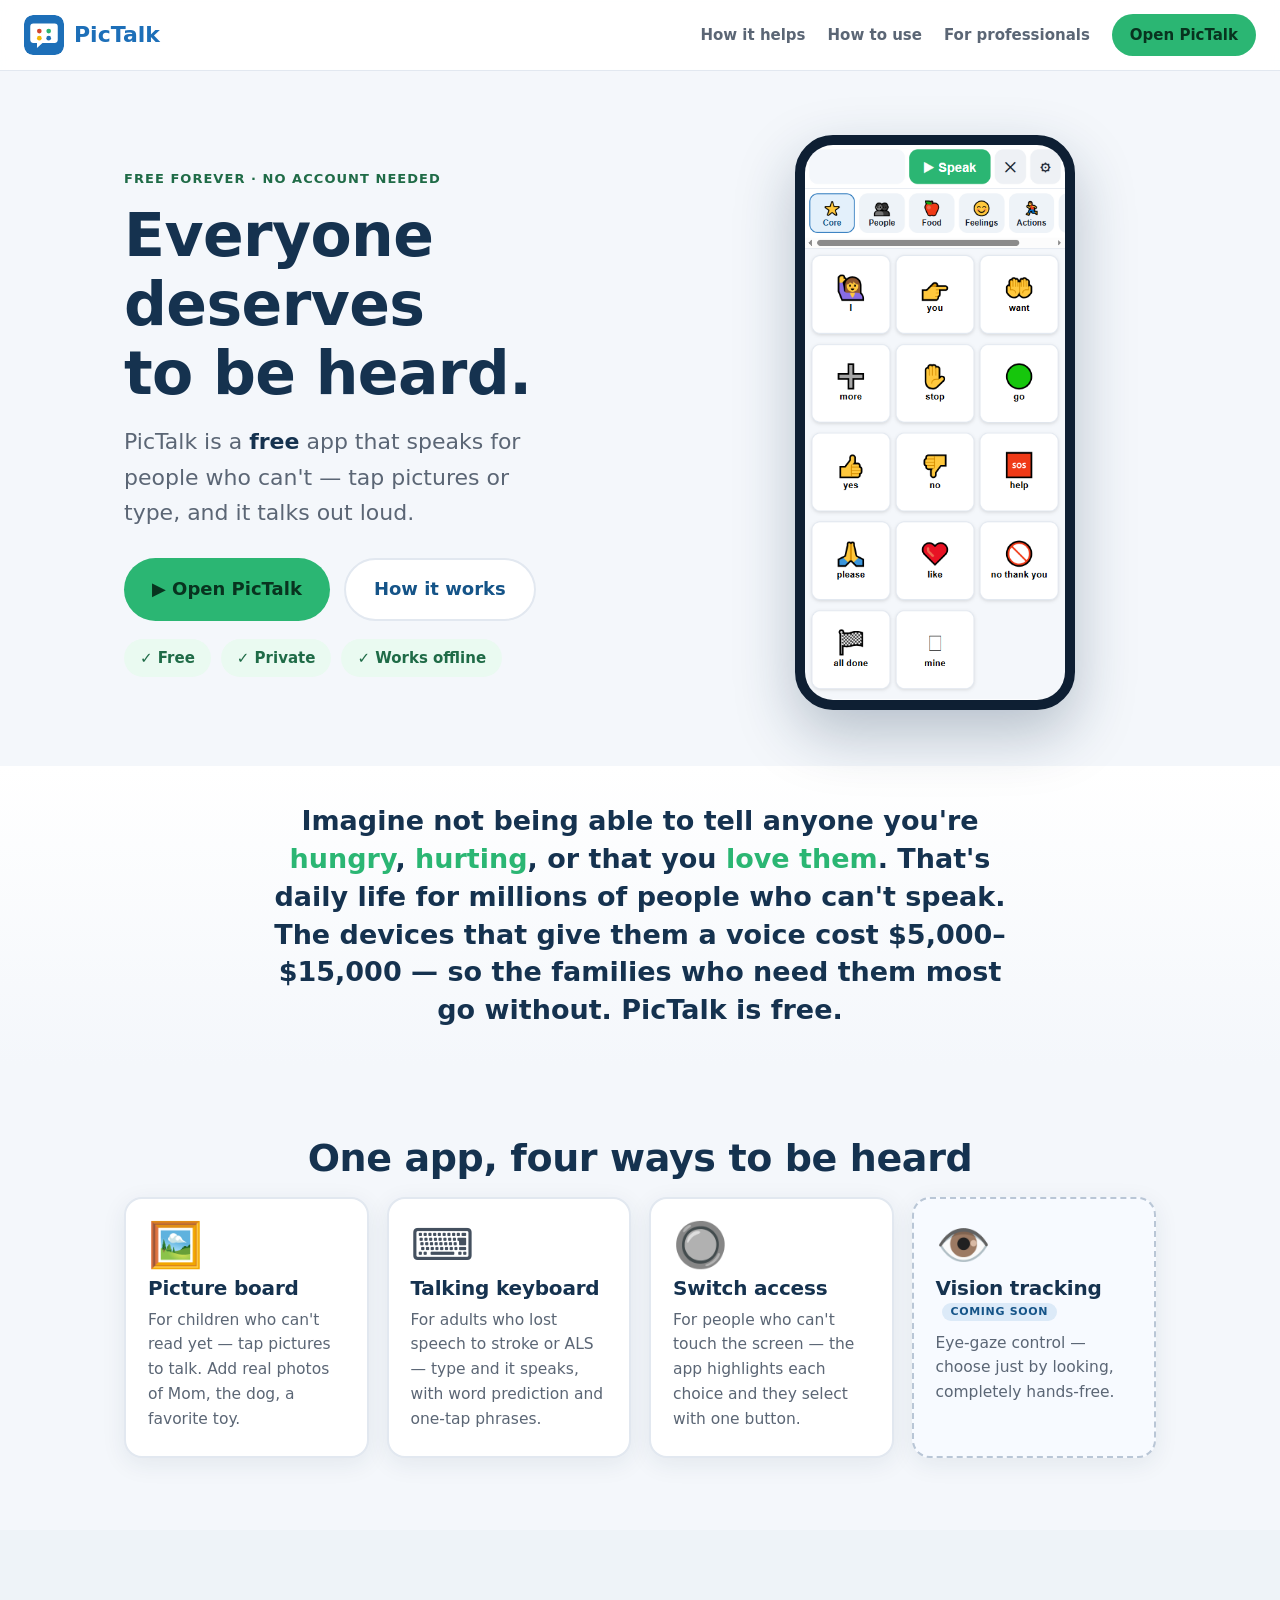
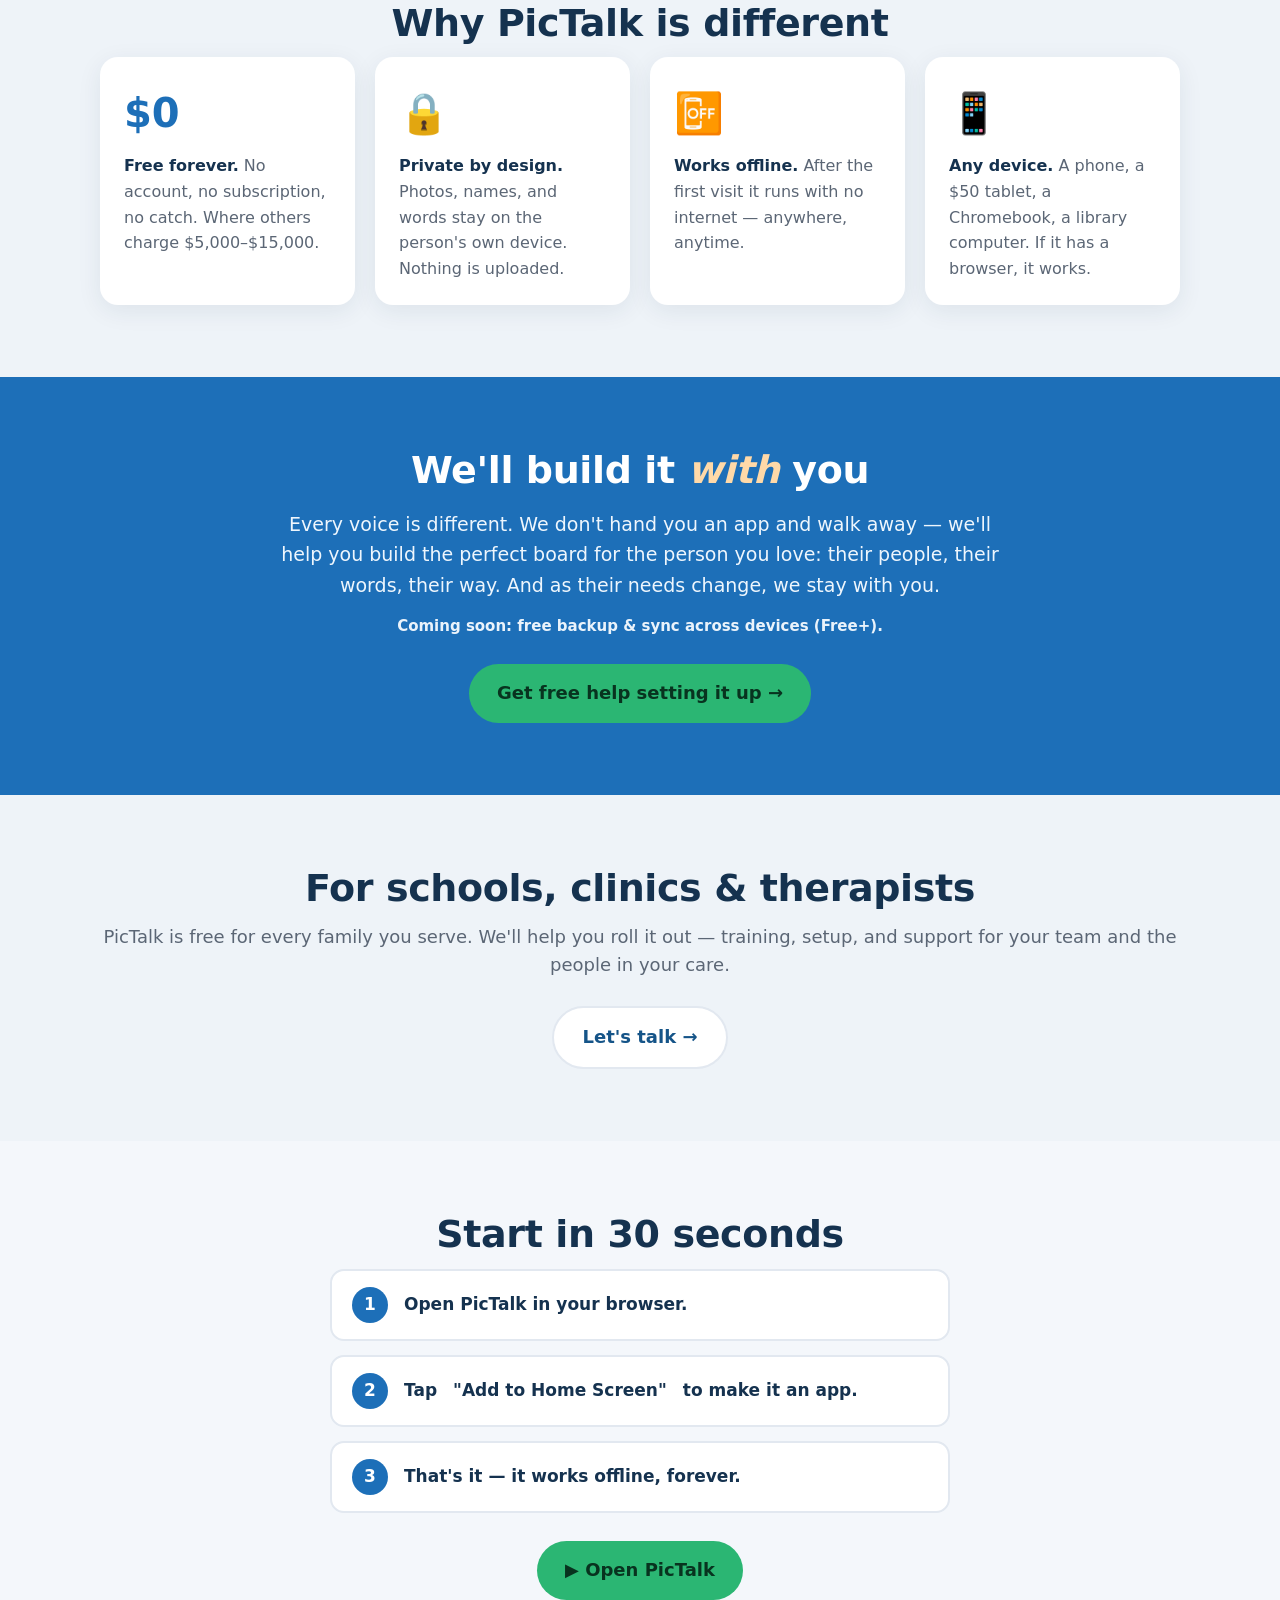
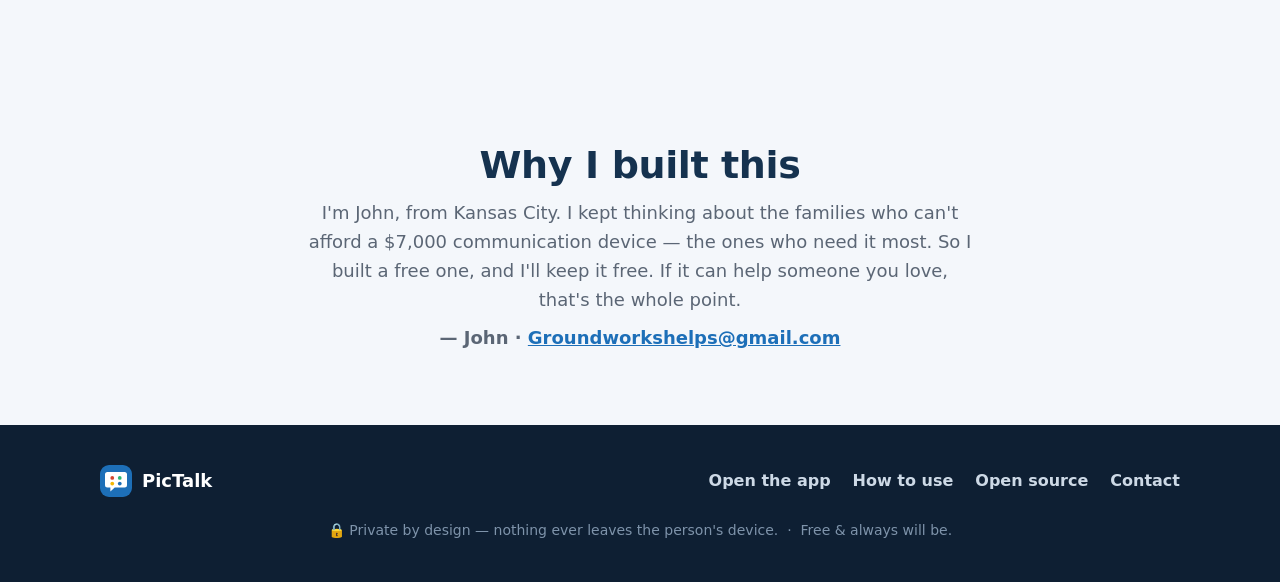
<file: index.html>
<!DOCTYPE html>
<html lang="en">
<head>
  <meta charset="UTF-8" />
  <meta name="viewport" content="width=device-width, initial-scale=1" />
  <title>PicTalk — A free app that speaks for people who can't</title>
  <meta name="description" content="PicTalk is a free, private, offline communication app for people who can't speak. Tap pictures or type, and it talks out loud. Free forever — works on any phone or tablet." />
  <meta name="theme-color" content="#1d6fb8" />
  <link rel="icon" href="./app/icons/icon.svg" type="image/svg+xml" />
  <link rel="stylesheet" href="./landing.css" />
  <!-- Open Graph for link sharing -->
  <meta property="og:title" content="PicTalk — a free voice for people who can't speak" />
  <meta property="og:description" content="Free, private, offline. Tap pictures or type and it talks out loud. Works on any phone or tablet." />
  <meta property="og:type" content="website" />
  <meta property="og:url" content="https://crunchmaster-dev.github.io/pictalk/" />
  <meta property="og:image" content="https://crunchmaster-dev.github.io/pictalk/og-image.png" />
  <meta property="og:image:width" content="1200" />
  <meta property="og:image:height" content="630" />
  <meta property="og:image:alt" content="PicTalk — a free app that speaks for people who can't" />
  <meta name="twitter:card" content="summary_large_image" />
  <meta name="twitter:title" content="PicTalk — a free voice for people who can't speak" />
  <meta name="twitter:description" content="Free, private, offline. Tap pictures or type and it talks out loud." />
  <meta name="twitter:image" content="https://crunchmaster-dev.github.io/pictalk/og-image.png" />
</head>
<body>
  <a class="skip-link" href="#main">Skip to content</a>

  <!-- NAV -->
  <header class="nav">
    <a class="brand" href="/" aria-label="PicTalk home">
      <img src="./app/icons/icon.svg" alt="" width="40" height="40" />
      <span>PicTalk</span>
    </a>
    <nav class="nav-links" aria-label="Primary">
      <a href="#help">How it helps</a>
      <a href="./guide.html">How to use</a>
      <a href="#pros">For professionals</a>
      <a class="btn btn-primary btn-sm" href="./app/">Open PicTalk</a>
    </nav>
  </header>

  <main id="main">

    <!-- HERO -->
    <section class="hero" aria-labelledby="hero-title">
      <div class="hero-copy">
        <p class="eyebrow">Free forever · No account needed</p>
        <h1 id="hero-title">Everyone deserves to&nbsp;be&nbsp;heard.</h1>
        <p class="lede">
          PicTalk is a <strong>free</strong> app that speaks for people who can't —
          tap pictures or type, and it talks out loud.
        </p>
        <div class="cta-row">
          <a class="btn btn-primary btn-lg" href="./app/">▶ Open PicTalk</a>
          <a class="btn btn-ghost btn-lg" href="#start">How it works</a>
        </div>
        <ul class="chips" aria-label="Key promises">
          <li>✓ Free</li>
          <li>✓ Private</li>
          <li>✓ Works offline</li>
        </ul>
      </div>
      <div class="hero-art" aria-hidden="true">
        <div class="phone">
          <img src="./hero-app.png" alt="" />
        </div>
      </div>
    </section>

    <!-- EMOTIONAL HOOK -->
    <section class="hook" aria-label="Why PicTalk exists">
      <p>
        Imagine not being able to tell anyone you're
        <span class="hl">hungry</span>, <span class="hl">hurting</span>, or that you
        <span class="hl">love them</span>. That's daily life for millions of people who
        can't speak. The devices that give them a voice cost
        <strong>$5,000&ndash;$15,000</strong> — so the families who need them most go
        without. <strong>PicTalk is free.</strong>
      </p>
    </section>

    <!-- WHO IT HELPS -->
    <section id="help" class="section" aria-labelledby="help-title">
      <h2 id="help-title">One app, four ways to be heard</h2>
      <div class="cards">
        <article class="card">
          <div class="card-emoji" aria-hidden="true">🖼️</div>
          <h3>Picture board</h3>
          <p>For children who can't read yet — tap pictures to talk. Add real photos of
            Mom, the dog, a favorite toy.</p>
        </article>
        <article class="card">
          <div class="card-emoji" aria-hidden="true">⌨️</div>
          <h3>Talking keyboard</h3>
          <p>For adults who lost speech to stroke or ALS — type and it speaks, with word
            prediction and one-tap phrases.</p>
        </article>
        <article class="card">
          <div class="card-emoji" aria-hidden="true">🔘</div>
          <h3>Switch access</h3>
          <p>For people who can't touch the screen — the app highlights each choice and
            they select with one button.</p>
        </article>
        <article class="card card-soon">
          <div class="card-emoji" aria-hidden="true">👁️</div>
          <h3>Vision tracking <span class="soon">Coming soon</span></h3>
          <p>Eye-gaze control — choose just by looking, completely hands-free.</p>
        </article>
      </div>
    </section>

    <!-- WHY DIFFERENT -->
    <section class="section section-tint" aria-labelledby="why-title">
      <h2 id="why-title">Why PicTalk is different</h2>
      <div class="why-grid">
        <div class="why">
          <div class="why-big">$0</div>
          <p><strong>Free forever.</strong> No account, no subscription, no catch. Where
            others charge $5,000&ndash;$15,000.</p>
        </div>
        <div class="why">
          <div class="why-big">🔒</div>
          <p><strong>Private by design.</strong> Photos, names, and words stay on the
            person's own device. Nothing is uploaded.</p>
        </div>
        <div class="why">
          <div class="why-big">📴</div>
          <p><strong>Works offline.</strong> After the first visit it runs with no
            internet — anywhere, anytime.</p>
        </div>
        <div class="why">
          <div class="why-big">📱</div>
          <p><strong>Any device.</strong> A phone, a $50 tablet, a Chromebook, a library
            computer. If it has a browser, it works.</p>
        </div>
      </div>
    </section>

    <!-- WE'LL BUILD IT WITH YOU -->
    <section class="section section-personal" aria-labelledby="personal-title">
      <div class="personal-inner">
        <h2 id="personal-title">We'll build it <em>with</em> you</h2>
        <p>
          Every voice is different. We don't hand you an app and walk away — we'll help
          you build the perfect board for the person you love: their people, their words,
          their way. And as their needs change, we stay with you.
        </p>
        <p class="coming">Coming soon: free backup &amp; sync across devices (Free+).</p>
        <a class="btn btn-primary btn-lg" href="mailto:Groundworkshelps@gmail.com?subject=Help%20setting%20up%20PicTalk">
          Get free help setting it up →
        </a>
      </div>
    </section>

    <!-- FOR PROFESSIONALS -->
    <section id="pros" class="section section-tint" aria-labelledby="pros-title">
      <h2 id="pros-title">For schools, clinics &amp; therapists</h2>
      <p class="section-sub">
        PicTalk is free for every family you serve. We'll help you roll it out — training,
        setup, and support for your team and the people in your care.
      </p>
      <a class="btn btn-ghost btn-lg" href="mailto:Groundworkshelps@gmail.com?subject=PicTalk%20for%20our%20organization">
        Let's talk →
      </a>
    </section>

    <!-- START IN 30 SECONDS -->
    <section id="start" class="section" aria-labelledby="start-title">
      <h2 id="start-title">Start in 30 seconds</h2>
      <ol class="steps">
        <li><span class="step-n">1</span> Open PicTalk in your browser.</li>
        <li><span class="step-n">2</span> Tap <strong>"Add to Home Screen"</strong> to make it an app.</li>
        <li><span class="step-n">3</span> That's it — it works offline, forever.</li>
      </ol>
      <a class="btn btn-primary btn-lg" href="./app/">▶ Open PicTalk</a>
    </section>

    <!-- FROM THE MAKER -->
    <section class="section section-maker" aria-labelledby="maker-title">
      <h2 id="maker-title">Why I built this</h2>
      <p>
        I'm John, from Kansas City. I kept thinking about the families who can't afford a
        $7,000 communication device — the ones who need it most. So I built a free one,
        and I'll keep it free. If it can help someone you love, that's the whole point.
      </p>
      <p class="maker-sign">— John · <a href="mailto:Groundworkshelps@gmail.com">Groundworkshelps@gmail.com</a></p>
    </section>

  </main>

  <!-- FOOTER -->
  <footer class="footer">
    <div class="footer-row">
      <a class="brand brand-foot" href="/">
        <img src="./app/icons/icon.svg" alt="" width="32" height="32" />
        <span>PicTalk</span>
      </a>
      <nav class="footer-links" aria-label="Footer">
        <a href="./app/">Open the app</a>
        <a href="./guide.html">How to use</a>
        <a href="https://github.com/CrunchMaster-dev/pictalk">Open source</a>
        <a href="mailto:Groundworkshelps@gmail.com">Contact</a>
      </nav>
    </div>
    <p class="footer-note">
      🔒 Private by design — nothing ever leaves the person's device. &nbsp;·&nbsp;
      Free &amp; always will be.
    </p>
  </footer>
</body>
</html>
</file>
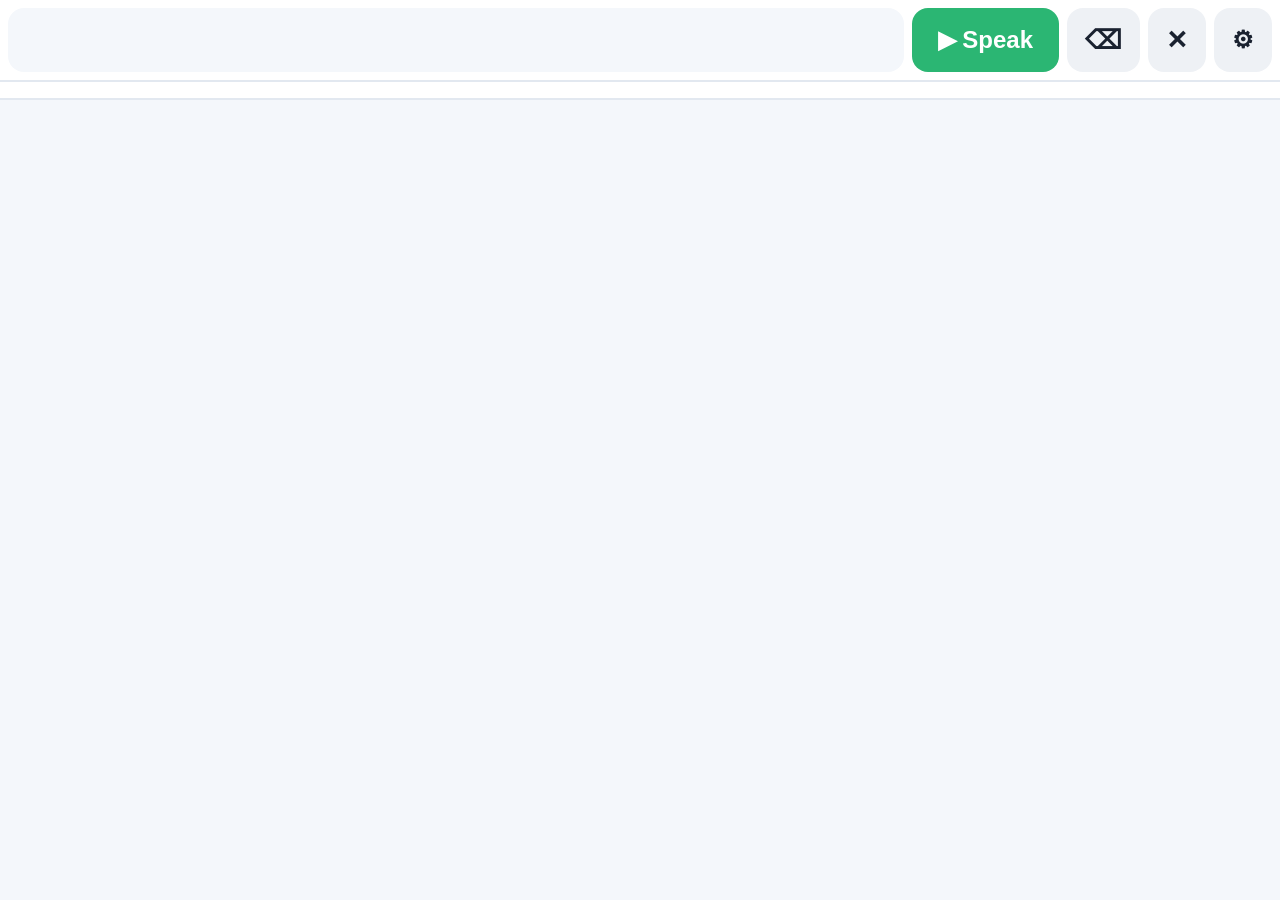
<file: app/index.html>
<!DOCTYPE html>
<html lang="en">
<head>
  <meta charset="UTF-8" />
  <meta name="viewport" content="width=device-width, initial-scale=1, viewport-fit=cover" />
  <meta name="theme-color" content="#1d6fb8" />
  <title>PicTalk</title>
  <link rel="manifest" href="./manifest.webmanifest" />
  <link rel="icon" href="./icons/icon.svg" type="image/svg+xml" />
  <link rel="apple-touch-icon" href="./icons/icon-192.png" />
  <link rel="stylesheet" href="./styles.css" />
</head>
<body>
  <header class="topbar">
    <div id="sentence" class="sentence" aria-live="polite" aria-label="Sentence"></div>
    <div class="controls">
      <button id="speak-btn" class="btn speak" aria-label="Speak sentence">▶ Speak</button>
      <button id="undo-btn" class="btn undo" aria-label="Remove last word">⌫</button>
      <button id="clear-btn" class="btn clear" aria-label="Clear sentence (hold)">✕</button>
      <button id="gear-btn" class="btn gear" aria-label="Parent settings">⚙</button>
    </div>
  </header>

  <div id="toast" class="toast" role="status"></div>

  <div id="firstrun-hint" class="hint" hidden>
    <span>👋 Tap a picture to talk, then press <b>▶ Speak</b>. Tap <b>⚙</b> anytime for help.</span>
    <button id="hint-dismiss" class="btn small">Got it</button>
  </div>

  <div id="ios-hint" class="hint" hidden>
    <span>📲 Install PicTalk: tap <b>Share</b> <span aria-hidden="true">⬆️</span>, then
      <b>Add to Home Screen</b> — it works offline like a real app.</span>
    <button id="ios-hint-dismiss" class="btn small">Got it</button>
  </div>

  <nav id="categories" class="categories" aria-label="Categories"></nav>

  <main id="grid" class="grid" aria-label="Words"></main>

  <section id="keyboard" class="keyboard" aria-label="Keyboard" hidden></section>

  <p id="no-speech" class="no-speech" hidden>
    This device's browser can't speak out loud. The tiles still work, but you may
    need a different browser (Chrome, Safari, or Edge) for the voice.
  </p>

  <!-- Parent mode -->
  <dialog id="parent-panel" class="parent-panel">
    <div class="parent-head">
      <h2>Parent settings</h2>
      <button id="parent-close" class="btn small" aria-label="Close">Done</button>
    </div>

    <section class="parent-section">
      <h3>Help</h3>
      <a class="help-link" href="../guide.html" target="_blank" rel="noopener">
        📖 How to use PicTalk ↗
      </a>
    </section>

    <section id="freeplus-section" class="parent-section" hidden>
      <h3>Free+ — back up &amp; sync <span class="fp-free">free</span></h3>
      <p class="muted">Optional. Create a free account to back up this board and sync it to
        your other devices. The app works fully offline without it — nothing is uploaded
        unless you sign in, and you can delete everything anytime.</p>

      <div id="fp-signedout">
        <form id="fp-login-form" class="add-form">
          <label>Your email
            <input id="fp-email" type="email" placeholder="you@example.com" autocomplete="email" required />
          </label>
          <button type="submit" class="btn primary">Email me a sign-in link</button>
        </form>
        <p id="fp-login-msg" class="muted" hidden></p>
      </div>

      <div id="fp-signedin" hidden>
        <p id="fp-status" class="muted"></p>
        <div class="fp-actions">
          <button id="fp-sync" class="btn primary">Sync now</button>
          <button id="fp-export" class="btn small">Export my data</button>
          <button id="fp-signout" class="btn small">Sign out</button>
          <button id="fp-delete" class="btn danger small">Delete my account &amp; data</button>
        </div>
      </div>
      <p class="privacy">🔒 Your photos, names, and words are yours — exported or deleted
        on request, anytime.</p>
    </section>

    <section class="parent-section">
      <h3>Mode</h3>
      <p class="muted">Choose how this device talks. Picture board for a child who
        taps pictures; Keyboard for someone who can read and type.</p>
      <div class="mode-switch">
        <label class="mode-opt">
          <input type="radio" name="mode" value="pictures" /> 🖼️ Picture board
        </label>
        <label class="mode-opt">
          <input type="radio" name="mode" value="keyboard" /> ⌨️ Keyboard
        </label>
      </div>
    </section>

    <section class="parent-section">
      <h3>Look &amp; feel</h3>
      <label>Theme
        <select id="theme-select">
          <option value="auto">Auto (match device)</option>
          <option value="light" selected>Light</option>
          <option value="dark">Dark</option>
          <option value="contrast">High contrast (for low vision)</option>
        </select>
      </label>
      <label>Tile size
        <select id="tilesize-select">
          <option value="small">Smaller (more tiles on screen)</option>
          <option value="medium" selected>Medium</option>
          <option value="large">Larger (easier to hit)</option>
        </select>
      </label>
      <label class="check-row">
        <input id="color-coding" type="checkbox" checked /> Color-code words by type
        (people, actions, feelings…)
      </label>
    </section>

    <section class="parent-section">
      <h3>Talking</h3>
      <label class="check-row">
        <input id="speak-on-tap" type="checkbox" checked /> Speak each word when tapped
      </label>
      <label class="check-row">
        <input id="auto-clear" type="checkbox" /> Clear the sentence after ▶ Speak
      </label>
    </section>

    <section class="parent-section">
      <h3>Switch scanning</h3>
      <p class="muted">For someone who can't touch the screen accurately. The device
        highlights items one at a time; press a switch — the spacebar, Enter, or a tap
        anywhere — to select. Works with plug-in assistive switches too.</p>
      <label class="check-row">
        <input id="scan-enable" type="checkbox" /> Turn on switch scanning
      </label>
      <label>Scan speed
        <select id="scan-speed">
          <option value="700">Fast (0.7s)</option>
          <option value="1000">Quick (1s)</option>
          <option value="1500" selected>Medium (1.5s)</option>
          <option value="2000">Slow (2s)</option>
          <option value="3000">Very slow (3s)</option>
        </select>
      </label>
      <label class="check-row">
        <input id="scan-audio" type="checkbox" checked /> Speak each item as it highlights
      </label>
      <label>Hold the switch to select (filters accidental taps)
        <select id="scan-hold">
          <option value="0" selected>Off — any press selects</option>
          <option value="200">Short hold (0.2s)</option>
          <option value="400">Medium hold (0.4s)</option>
          <option value="800">Long hold (0.8s)</option>
        </select>
      </label>
      <label>Ignore repeat presses after selecting
        <select id="scan-debounce">
          <option value="0" selected>Off</option>
          <option value="500">0.5 seconds</option>
          <option value="1000">1 second</option>
          <option value="2000">2 seconds</option>
        </select>
      </label>
    </section>

    <section id="phrases-section" class="parent-section" hidden>
      <h3>Quick phrases</h3>
      <p class="muted">One-tap phrases for the phrase board. "Speak right away"
        phrases talk instantly; "sentence starters" drop their words into the
        message to be finished by typing.</p>
      <form id="phrase-form" class="add-form">
        <label>New quick phrase
          <input id="phrase-text" type="text" placeholder="I need my medicine" maxlength="120" />
        </label>
        <label>Where it goes
          <select id="phrase-category">
            <option value="mine" selected>⭐ Mine</option>
            <option value="urgent">🚨 Urgent</option>
            <option value="needs">🍽️ Needs</option>
            <option value="social">💬 Social</option>
            <option value="starters">🧩 Starters</option>
          </select>
        </label>
        <label>When tapped
          <select id="phrase-mode">
            <option value="speak" selected>Speak it right away</option>
            <option value="build">Add to the message (sentence starter)</option>
          </select>
        </label>
        <button type="submit" class="btn primary">Add phrase</button>
      </form>
      <div id="phrase-list" class="personal-list"></div>
    </section>

    <section class="parent-section">
      <h3>Add a personal tile</h3>
      <p class="muted">Add the people and things in your child's life — a real photo
        of Mom, your dog, a favorite toy.</p>
      <form id="add-form" class="add-form">
        <label>Word it says
          <input id="p-label" type="text" placeholder="Mama" maxlength="30" required />
        </label>
        <label>Category
          <select id="p-category"></select>
        </label>
        <label>Speak differently? (optional)
          <input id="p-say" type="text" placeholder="leave blank to say the word above" maxlength="60" />
        </label>
        <label>Photo (optional)
          <input id="p-photo" type="file" accept="image/*" capture="environment" />
        </label>
        <button type="submit" class="btn primary">Add tile</button>
      </form>
    </section>

    <section class="parent-section">
      <h3>Your personal tiles</h3>
      <div id="personal-list" class="personal-list"></div>
    </section>

    <section class="parent-section">
      <h3>Voice</h3>
      <label>Speaking voice
        <select id="voice-select"></select>
      </label>
      <div class="voice-row">
        <label>Speaking speed
          <input id="rate-slider" type="range" min="0.6" max="1.4" step="0.05" value="0.95" />
        </label>
        <button id="voice-test" type="button" class="btn small">🔊 Test</button>
      </div>
    </section>

    <p class="privacy">🔒 Everything you add — photos, names, words — stays on this
      device only. Nothing is ever uploaded.</p>
  </dialog>

  <!-- First-visit welcome / optional Free+ sign-up -->
  <dialog id="welcome" class="welcome">
    <div class="welcome-inner">
      <img src="./icons/icon.svg" alt="" class="welcome-logo" />
      <h2>Welcome to PicTalk</h2>
      <p class="welcome-lead">It's free and works offline — <b>no account needed.</b></p>
      <p class="welcome-sub">Want us to <b>back up your board</b> and sync it to your other
        devices? Create a free account (Free+). You can always do this later in settings.</p>
      <form id="welcome-form">
        <input id="welcome-email" type="email" placeholder="you@example.com" autocomplete="email" required />
        <button type="submit" class="btn primary welcome-cta">Create my free account</button>
      </form>
      <p id="welcome-msg" class="muted" hidden></p>
      <button id="welcome-skip" class="welcome-skip">Use without an account →</button>
      <p class="welcome-fine">🔒 Free forever. Nothing is uploaded unless you sign in.</p>
    </div>
  </dialog>

  <script type="module" src="./js/app.js"></script>
</body>
</html>
</file>
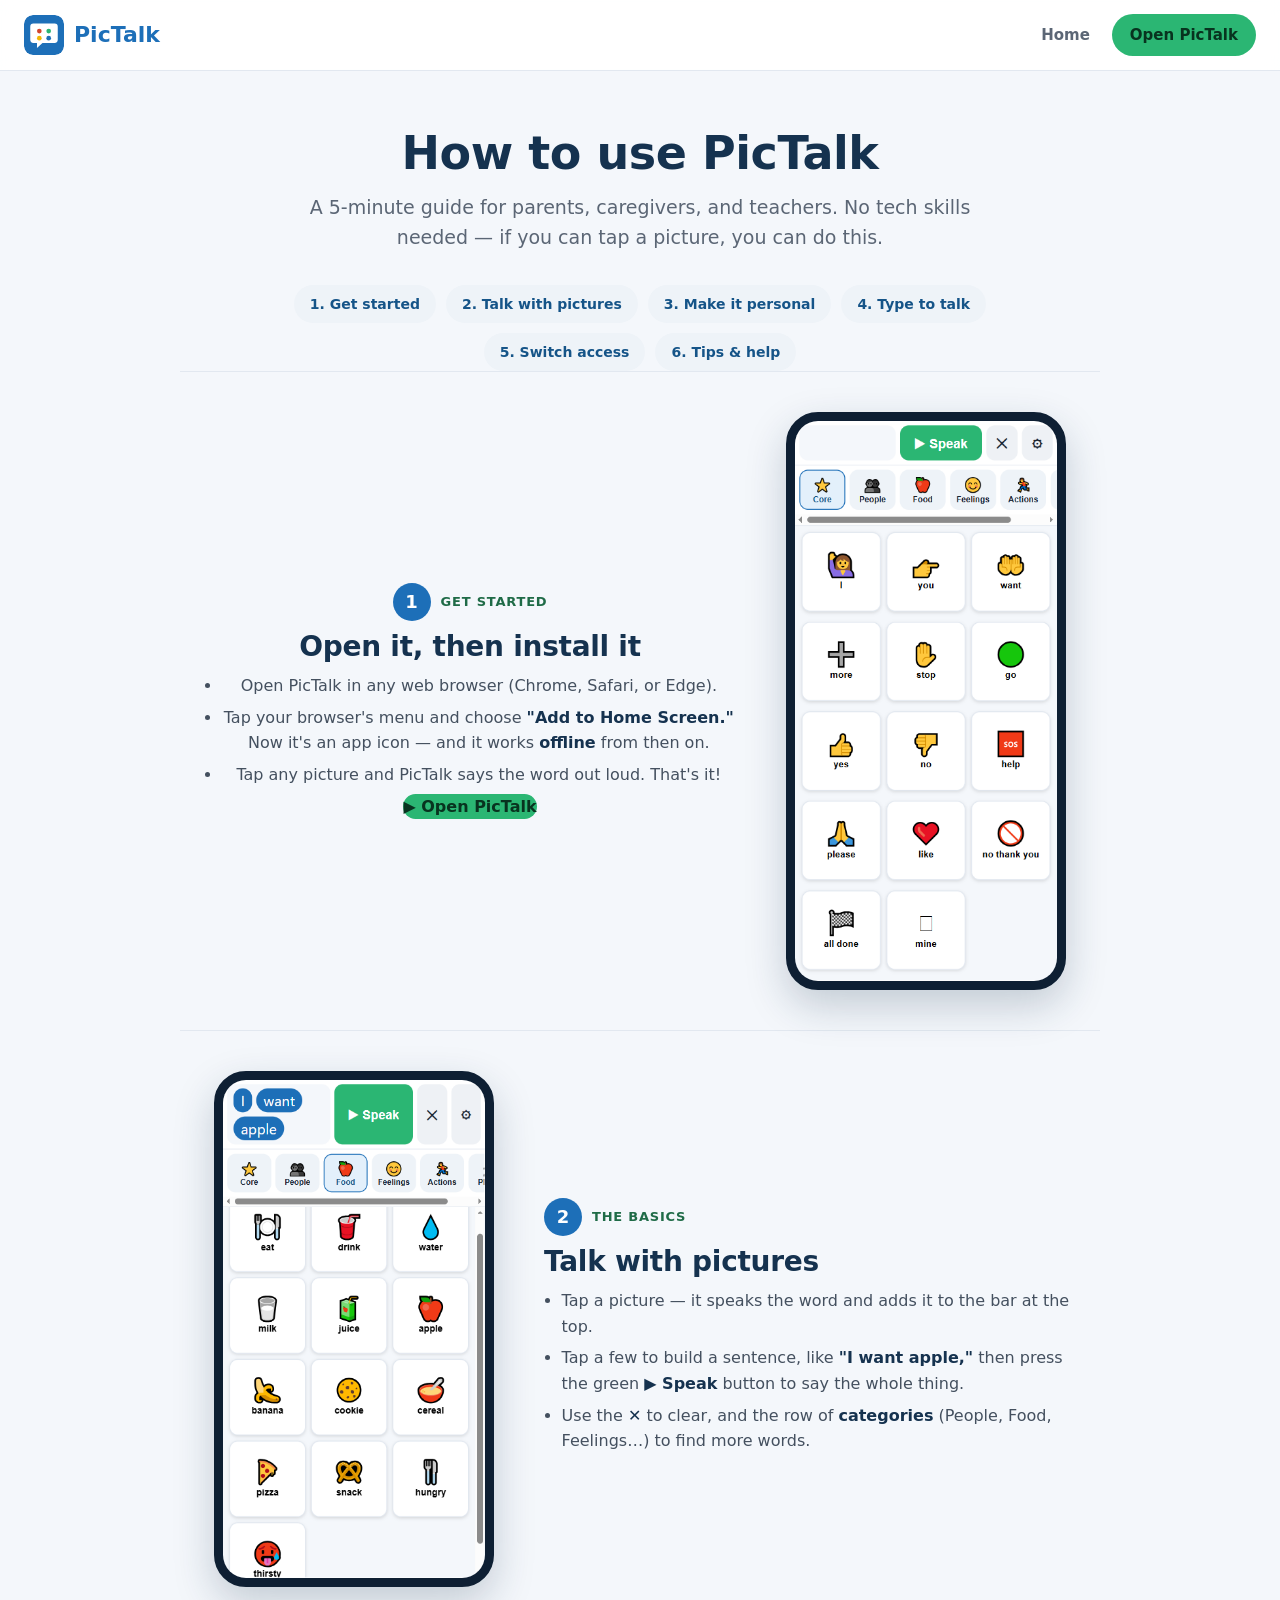
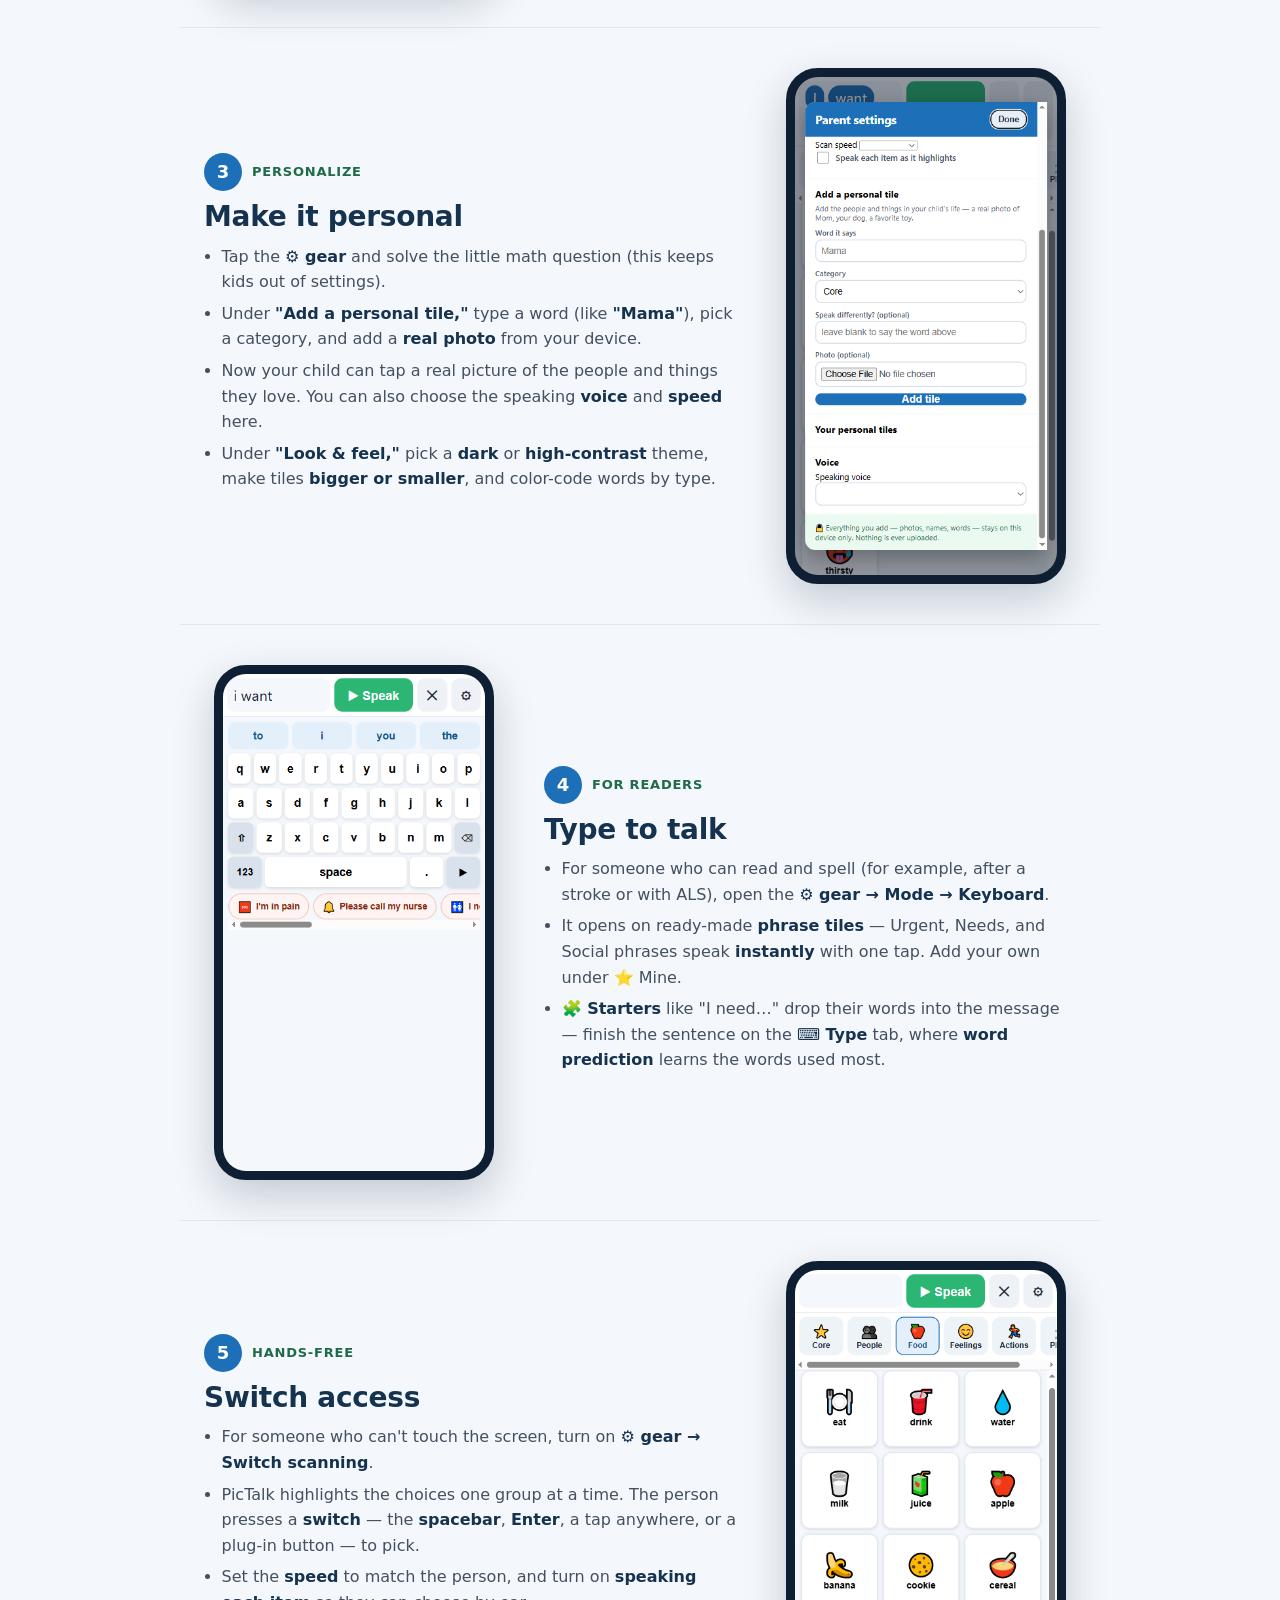
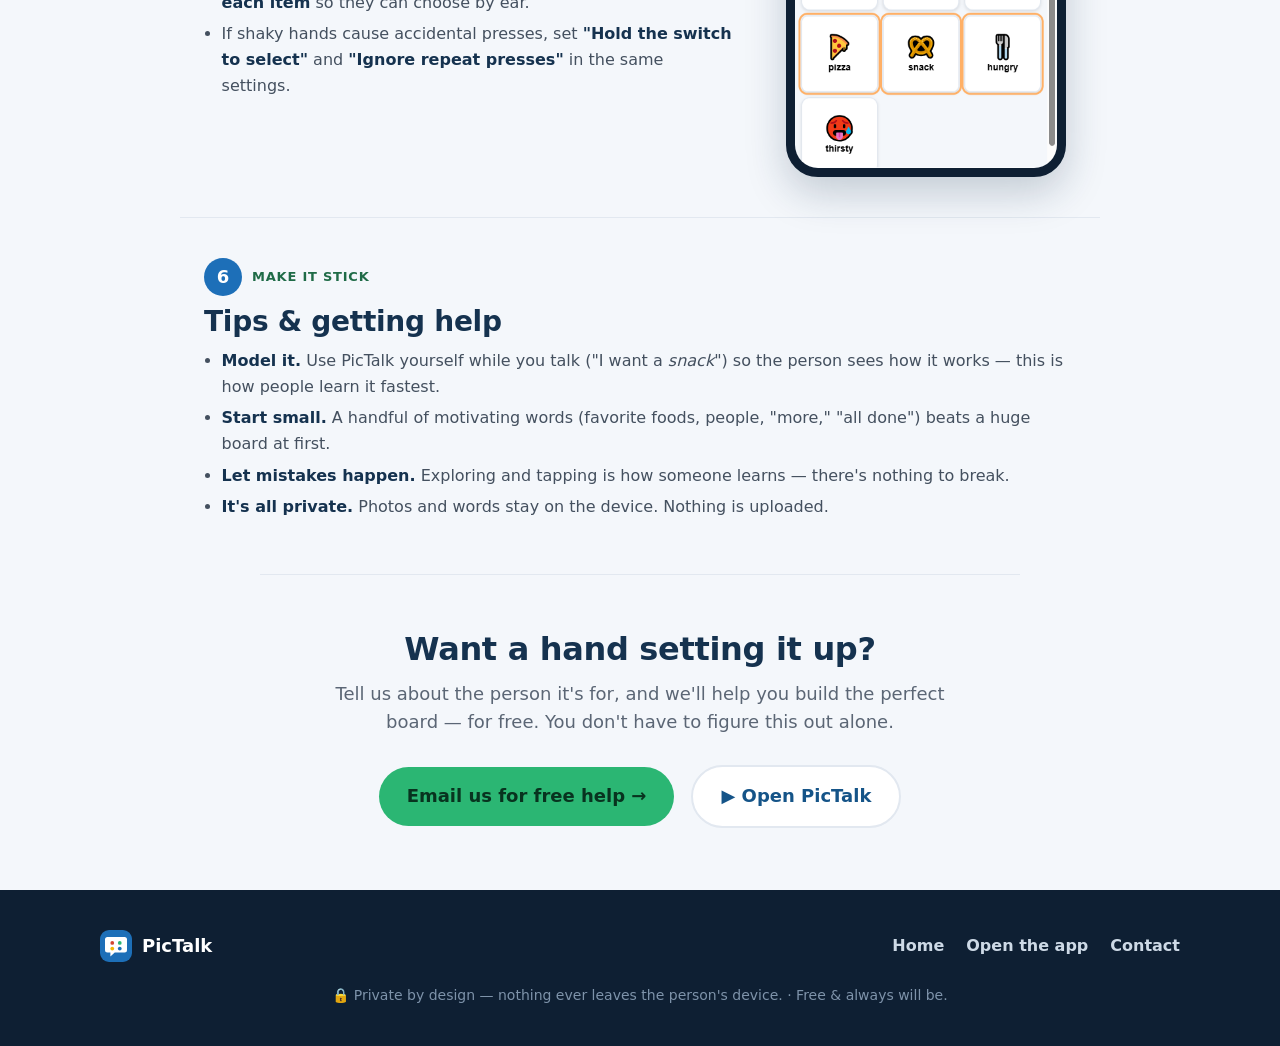
<file: guide.html>
<!DOCTYPE html>
<html lang="en">
<head>
  <meta charset="UTF-8" />
  <meta name="viewport" content="width=device-width, initial-scale=1" />
  <title>How to use PicTalk — a quick guide</title>
  <meta name="description" content="A simple step-by-step guide for parents, caregivers, and teachers: how to set up and use PicTalk — picture board, adding photos, the keyboard, and switch access." />
  <meta name="theme-color" content="#1d6fb8" />
  <link rel="icon" href="./app/icons/icon.svg" type="image/svg+xml" />
  <link rel="stylesheet" href="./landing.css" />
  <style>
    .guide-head { max-width: 760px; margin: 0 auto; padding: 56px 24px 8px; text-align: center; }
    .guide-head h1 { font-size: clamp(32px, 5vw, 46px); font-weight: 900; }
    .guide-head p { font-size: 19px; color: var(--muted); margin-top: 12px; }
    .toc {
      max-width: 760px; margin: 24px auto 0; padding: 0 24px;
      display: flex; flex-wrap: wrap; gap: 10px; justify-content: center;
    }
    .toc a {
      background: var(--soft); color: var(--blue-dark); text-decoration: none;
      font-weight: 700; font-size: 14px; padding: 8px 16px; border-radius: 999px;
    }
    .toc a:hover { background: #e0e9f3; }

    .step {
      max-width: 920px; margin: 0 auto; padding: 40px 24px;
      display: grid; grid-template-columns: 1fr 300px; gap: 40px; align-items: center;
      border-top: 1px solid var(--line);
    }
    .step:nth-child(even) { grid-template-columns: 300px 1fr; }
    .step:nth-child(even) .step-body { order: 2; }
    .step-badge {
      display: inline-flex; align-items: center; gap: 10px; margin-bottom: 10px;
    }
    .step-num {
      width: 38px; height: 38px; border-radius: 50%; background: var(--blue); color: #fff;
      font-weight: 800; font-size: 18px; display: flex; align-items: center; justify-content: center;
    }
    .step-kicker { font-weight: 800; font-size: 13px; letter-spacing: 0.06em; text-transform: uppercase; color: var(--green-dark); }
    .step h2 { font-size: clamp(22px, 3vw, 28px); margin-bottom: 10px; }
    .step p { font-size: 16.5px; color: var(--body); margin-bottom: 10px; }
    .step ul { margin: 0 0 4px 1.1em; color: var(--body); font-size: 16px; }
    .step ul li { margin-bottom: 6px; }
    .step b { color: var(--ink); }
    .step-shot { display: flex; justify-content: center; }
    .phone-sm {
      width: 280px; max-width: 78vw;
      border: 9px solid #0e1f33; border-radius: 32px; background: #0e1f33;
      overflow: hidden; line-height: 0; box-shadow: 0 16px 40px rgba(21,50,79,0.22);
    }
    .phone-sm img { width: 100%; display: block; }

    .guide-cta {
      max-width: 760px; margin: 8px auto 0; padding: 56px 24px; text-align: center;
      border-top: 1px solid var(--line);
    }
    .guide-cta h2 { font-size: clamp(24px, 4vw, 32px); }
    .guide-cta p { font-size: 18px; color: var(--muted); margin: 12px auto 22px; max-width: 56ch; }
    .guide-cta .btn { margin: 6px; }

    @media (max-width: 720px) {
      .step, .step:nth-child(even) { grid-template-columns: 1fr; gap: 22px; }
      .step-body, .step:nth-child(even) .step-body { order: 1; }
      .step-shot { order: 2; }
    }
  </style>
</head>
<body>
  <a class="skip-link" href="#main">Skip to content</a>

  <header class="nav">
    <a class="brand" href="/" aria-label="PicTalk home">
      <img src="./app/icons/icon.svg" alt="" width="40" height="40" />
      <span>PicTalk</span>
    </a>
    <nav class="nav-links" aria-label="Primary">
      <a href="/">Home</a>
      <a class="btn btn-primary btn-sm" href="./app/">Open PicTalk</a>
    </nav>
  </header>

  <main id="main">
    <div class="guide-head">
      <h1>How to use PicTalk</h1>
      <p>A 5-minute guide for parents, caregivers, and teachers. No tech skills needed —
        if you can tap a picture, you can do this.</p>
    </div>
    <nav class="toc" aria-label="Guide contents">
      <a href="#start">1. Get started</a>
      <a href="#talk">2. Talk with pictures</a>
      <a href="#personal">3. Make it personal</a>
      <a href="#type">4. Type to talk</a>
      <a href="#switch">5. Switch access</a>
      <a href="#tips">6. Tips &amp; help</a>
    </nav>

    <!-- 1 -->
    <section id="start" class="step">
      <div class="step-body">
        <div class="step-badge"><span class="step-num">1</span><span class="step-kicker">Get started</span></div>
        <h2>Open it, then install it</h2>
        <ul>
          <li>Open PicTalk in any web browser (Chrome, Safari, or Edge).</li>
          <li>Tap your browser's menu and choose <b>"Add to Home Screen."</b> Now it's an
            app icon — and it works <b>offline</b> from then on.</li>
          <li>Tap any picture and PicTalk says the word out loud. That's it!</li>
        </ul>
        <a class="btn btn-primary" href="./app/">▶ Open PicTalk</a>
      </div>
      <div class="step-shot"><div class="phone-sm"><img loading="lazy" src="./hero-app.png" alt="The PicTalk picture board with rows of word tiles" /></div></div>
    </section>

    <!-- 2 -->
    <section id="talk" class="step">
      <div class="step-body">
        <div class="step-badge"><span class="step-num">2</span><span class="step-kicker">The basics</span></div>
        <h2>Talk with pictures</h2>
        <ul>
          <li>Tap a picture — it speaks the word and adds it to the bar at the top.</li>
          <li>Tap a few to build a sentence, like <b>"I want apple,"</b> then press the
            green <b>▶ Speak</b> button to say the whole thing.</li>
          <li>Use the <b>✕</b> to clear, and the row of <b>categories</b> (People, Food,
            Feelings…) to find more words.</li>
        </ul>
      </div>
      <div class="step-shot"><div class="phone-sm"><img loading="lazy" src="./guide-talk.png" alt="PicTalk showing the words I, want, apple in the sentence bar" /></div></div>
    </section>

    <!-- 3 -->
    <section id="personal" class="step">
      <div class="step-body">
        <div class="step-badge"><span class="step-num">3</span><span class="step-kicker">Personalize</span></div>
        <h2>Make it personal</h2>
        <ul>
          <li>Tap the <b>⚙ gear</b> and solve the little math question (this keeps kids
            out of settings).</li>
          <li>Under <b>"Add a personal tile,"</b> type a word (like <b>"Mama"</b>), pick a
            category, and add a <b>real photo</b> from your device.</li>
          <li>Now your child can tap a real picture of the people and things they love. You
            can also choose the speaking <b>voice</b> and <b>speed</b> here.</li>
          <li>Under <b>"Look &amp; feel,"</b> pick a <b>dark</b> or <b>high-contrast</b>
            theme, make tiles <b>bigger or smaller</b>, and color-code words by type.</li>
        </ul>
      </div>
      <div class="step-shot"><div class="phone-sm"><img loading="lazy" src="./guide-personal.png" alt="The parent settings panel showing the Add a personal tile form" /></div></div>
    </section>

    <!-- 4 -->
    <section id="type" class="step">
      <div class="step-body">
        <div class="step-badge"><span class="step-num">4</span><span class="step-kicker">For readers</span></div>
        <h2>Type to talk</h2>
        <ul>
          <li>For someone who can read and spell (for example, after a stroke or with
            ALS), open the <b>⚙ gear → Mode → Keyboard</b>.</li>
          <li>It opens on ready-made <b>phrase tiles</b> — Urgent, Needs, and Social
            phrases speak <b>instantly</b> with one tap. Add your own under ⭐ Mine.</li>
          <li><b>🧩 Starters</b> like "I need…" drop their words into the message —
            finish the sentence on the <b>⌨ Type</b> tab, where <b>word prediction</b>
            learns the words used most.</li>
        </ul>
      </div>
      <div class="step-shot"><div class="phone-sm"><img loading="lazy" src="./guide-keyboard.png" alt="PicTalk keyboard mode with word predictions and quick phrases" /></div></div>
    </section>

    <!-- 5 -->
    <section id="switch" class="step">
      <div class="step-body">
        <div class="step-badge"><span class="step-num">5</span><span class="step-kicker">Hands-free</span></div>
        <h2>Switch access</h2>
        <ul>
          <li>For someone who can't touch the screen, turn on <b>⚙ gear → Switch
            scanning</b>.</li>
          <li>PicTalk highlights the choices one group at a time. The person presses a
            <b>switch</b> — the <b>spacebar</b>, <b>Enter</b>, a tap anywhere, or a
            plug-in button — to pick.</li>
          <li>Set the <b>speed</b> to match the person, and turn on <b>speaking each item</b>
            so they can choose by ear.</li>
          <li>If shaky hands cause accidental presses, set <b>"Hold the switch to
            select"</b> and <b>"Ignore repeat presses"</b> in the same settings.</li>
        </ul>
      </div>
      <div class="step-shot"><div class="phone-sm"><img loading="lazy" src="./guide-switch.png" alt="PicTalk highlighting a row of tiles for switch scanning" /></div></div>
    </section>

    <!-- 6 -->
    <section id="tips" class="step" style="grid-template-columns: 1fr;">
      <div class="step-body">
        <div class="step-badge"><span class="step-num">6</span><span class="step-kicker">Make it stick</span></div>
        <h2>Tips &amp; getting help</h2>
        <ul>
          <li><b>Model it.</b> Use PicTalk yourself while you talk ("I want a <em>snack</em>")
            so the person sees how it works — this is how people learn it fastest.</li>
          <li><b>Start small.</b> A handful of motivating words (favorite foods, people,
            "more," "all done") beats a huge board at first.</li>
          <li><b>Let mistakes happen.</b> Exploring and tapping is how someone learns — there's
            nothing to break.</li>
          <li><b>It's all private.</b> Photos and words stay on the device. Nothing is uploaded.</li>
        </ul>
      </div>
    </section>

    <div class="guide-cta">
      <h2>Want a hand setting it up?</h2>
      <p>Tell us about the person it's for, and we'll help you build the perfect board —
        for free. You don't have to figure this out alone.</p>
      <a class="btn btn-primary btn-lg" href="mailto:Groundworkshelps@gmail.com?subject=Help%20setting%20up%20PicTalk">Email us for free help →</a>
      <a class="btn btn-ghost btn-lg" href="./app/">▶ Open PicTalk</a>
    </div>
  </main>

  <footer class="footer">
    <div class="footer-row">
      <a class="brand brand-foot" href="/">
        <img src="./app/icons/icon.svg" alt="" width="32" height="32" />
        <span>PicTalk</span>
      </a>
      <nav class="footer-links" aria-label="Footer">
        <a href="/">Home</a>
        <a href="./app/">Open the app</a>
        <a href="mailto:Groundworkshelps@gmail.com">Contact</a>
      </nav>
    </div>
    <p class="footer-note">🔒 Private by design — nothing ever leaves the person's device. · Free &amp; always will be.</p>
  </footer>
</body>
</html>
</file>
<file: landing.css>
/* PicTalk landing page — warm, friendly, accessible.
   Brand carried from the app: blue #1d6fb8, green #2bb673. */

:root {
  --blue: #1d6fb8;
  --blue-dark: #155488;
  --green: #2bb673;
  --green-dark: #1f6b47;
  --ink: #15324f;
  --body: #44505f;
  --muted: #5b6675;
  --bg: #f4f7fb;
  --card: #ffffff;
  --soft: #eef3f8;
  --line: #e2e8f0;
  --radius: 18px;
  --shadow: 0 6px 24px rgba(21, 50, 79, 0.08);
  --maxw: 1080px;
}

* { box-sizing: border-box; margin: 0; padding: 0; }

html { scroll-behavior: smooth; }
@media (prefers-reduced-motion: reduce) {
  html { scroll-behavior: auto; }
  * { transition: none !important; animation: none !important; }
}

body {
  font-family: system-ui, -apple-system, "Segoe UI", Roboto, sans-serif;
  color: var(--body);
  background: var(--bg);
  line-height: 1.6;
  -webkit-font-smoothing: antialiased;
}

h1, h2, h3 { color: var(--ink); line-height: 1.15; letter-spacing: -0.01em; }
strong { color: var(--ink); }
a { color: var(--blue); }

/* Accessibility: skip link + focus */
.skip-link {
  position: absolute; left: -999px; top: 0;
  background: var(--blue); color: #fff; padding: 10px 16px; border-radius: 0 0 10px 0;
  z-index: 100;
}
.skip-link:focus { left: 0; }
a:focus-visible, .btn:focus-visible {
  outline: 3px solid var(--blue);
  outline-offset: 3px;
  border-radius: 6px;
}

/* Buttons */
.btn {
  display: inline-flex; align-items: center; justify-content: center; gap: 8px;
  font-weight: 800; text-decoration: none; cursor: pointer;
  border-radius: 999px; transition: transform 0.08s ease, background-color 0.15s ease;
  white-space: nowrap;
}
.btn:active { transform: scale(0.97); }
.btn-primary { background: var(--green); color: #08331f; }
.btn-primary:hover { background: #25a667; }
.btn-ghost { background: #fff; color: var(--blue-dark); border: 2px solid var(--line); }
.btn-ghost:hover { border-color: var(--blue); }
.btn-sm { padding: 9px 18px; font-size: 15px; }
.btn-lg { padding: 15px 28px; font-size: 18px; }

/* Nav */
.nav {
  position: sticky; top: 0; z-index: 50;
  display: flex; align-items: center; justify-content: space-between;
  gap: 16px; padding: 14px 24px;
  background: rgba(255, 255, 255, 0.92);
  backdrop-filter: blur(8px);
  border-bottom: 1px solid var(--line);
}
.brand {
  display: inline-flex; align-items: center; gap: 10px;
  font-weight: 800; font-size: 22px; color: var(--blue); text-decoration: none;
}
.brand img { border-radius: 9px; }
.nav-links { display: flex; align-items: center; gap: 22px; }
.nav-links > a:not(.btn) {
  font-weight: 700; color: var(--muted); text-decoration: none; font-size: 15px;
}
.nav-links > a:not(.btn):hover { color: var(--ink); }

/* Layout helper */
.section {
  max-width: var(--maxw); margin: 0 auto; padding: 72px 24px;
}
.section > h2 {
  font-size: clamp(26px, 4vw, 38px); text-align: center; margin-bottom: 12px;
}
.section-sub {
  text-align: center; max-width: 620px; margin: 0 auto 26px;
  font-size: 18px; color: var(--muted);
}
.section-tint { max-width: none; background: var(--soft); }
.section-tint > * { max-width: var(--maxw); margin-left: auto; margin-right: auto; }

/* Hero */
.hero {
  max-width: var(--maxw); margin: 0 auto;
  display: grid; grid-template-columns: 1.1fr 0.9fr; gap: 48px; align-items: center;
  padding: 64px 24px 56px;
}
.eyebrow {
  font-weight: 800; font-size: 13px; letter-spacing: 0.08em; text-transform: uppercase;
  color: var(--green-dark);
}
.hero h1 {
  font-size: clamp(38px, 6vw, 60px); font-weight: 900; margin: 12px 0 16px;
}
.lede { font-size: clamp(18px, 2.4vw, 22px); color: var(--muted); max-width: 30ch; }
.cta-row { display: flex; flex-wrap: wrap; gap: 14px; margin: 28px 0 18px; }
.chips { list-style: none; display: flex; flex-wrap: wrap; gap: 10px; }
.chips li {
  background: #eafaf1; color: var(--green-dark); font-weight: 800; font-size: 15px;
  padding: 7px 16px; border-radius: 999px;
}

/* Phone mock */
.hero-art { display: flex; justify-content: center; }
.phone {
  width: 280px; max-width: 80vw;
  border: 10px solid #0e1f33; border-radius: 38px; background: #0e1f33;
  box-shadow: 0 24px 60px rgba(21, 50, 79, 0.28);
  overflow: hidden; line-height: 0;
}
.phone img { width: 100%; height: auto; display: block; }

/* Emotional hook band */
.hook {
  background: linear-gradient(180deg, #ffffff 0%, var(--bg) 100%);
  padding: 8px 24px 8px;
}
.hook p {
  max-width: 760px; margin: 0 auto; text-align: center;
  font-size: clamp(20px, 2.8vw, 27px); font-weight: 700; color: var(--ink);
  line-height: 1.4; padding: 28px 0;
}
.hl { color: var(--green); }

/* Cards */
.cards {
  display: grid; grid-template-columns: repeat(auto-fit, minmax(220px, 1fr)); gap: 18px;
  margin-top: 16px;
}
.card {
  background: var(--card); border: 2px solid var(--line); border-radius: var(--radius);
  padding: 24px 22px; box-shadow: var(--shadow);
}
.card-emoji { font-size: 44px; line-height: 1; margin-bottom: 10px; }
.card h3 { font-size: 20px; margin-bottom: 8px; }
.card p { font-size: 15.5px; color: var(--muted); }
.card-soon { border-style: dashed; border-color: #b9c6d6; background: #f7faff; }
.soon {
  display: inline-block; vertical-align: middle; margin-left: 6px;
  font-size: 11px; font-weight: 800; letter-spacing: 0.06em; text-transform: uppercase;
  color: #155488; background: #dceaf8; border-radius: 999px; padding: 3px 9px;
}

/* Why grid */
.why-grid {
  display: grid; grid-template-columns: repeat(auto-fit, minmax(220px, 1fr)); gap: 20px;
}
.why {
  background: #fff; border-radius: var(--radius); padding: 24px; box-shadow: var(--shadow);
}
.why-big { font-size: 40px; font-weight: 900; color: var(--blue); margin-bottom: 8px; }
.why p { font-size: 16px; color: var(--muted); }

/* Personal section */
.section-personal { max-width: none; background: var(--blue); color: #eaf3fb; }
.personal-inner {
  max-width: 760px; margin: 0 auto; text-align: center;
}
.section-personal h2 { color: #fff; font-size: clamp(26px, 4vw, 38px); }
.section-personal em { color: #ffd9a8; font-style: italic; }
.section-personal p { font-size: 19px; color: #eef6fd; margin: 16px auto 0; max-width: 60ch; }
.section-personal .coming {
  font-size: 15px; color: #eaf3fb; font-weight: 700; margin-top: 14px;
}
.section-personal .btn { margin-top: 26px; }

/* Steps */
.steps {
  list-style: none; max-width: 620px; margin: 0 auto 28px;
  display: flex; flex-direction: column; gap: 14px;
}
.steps li {
  display: flex; align-items: center; gap: 16px;
  background: #fff; border: 2px solid var(--line); border-radius: 14px;
  padding: 16px 20px; font-size: 17px; color: var(--ink); font-weight: 600;
}
.step-n {
  flex-shrink: 0; width: 36px; height: 36px; border-radius: 50%;
  background: var(--blue); color: #fff; font-weight: 800;
  display: flex; align-items: center; justify-content: center;
}
#start { text-align: center; }
#pros { text-align: center; }

/* Maker */
.section-maker { max-width: 720px; text-align: center; }
.section-maker p { font-size: 18px; color: var(--muted); margin-top: 10px; }
.maker-sign { font-weight: 700; color: var(--ink); }

/* Footer */
.footer {
  background: #0e1f33; color: #aebfd0; padding: 40px 24px;
}
.footer-row {
  max-width: var(--maxw); margin: 0 auto;
  display: flex; align-items: center; justify-content: space-between; flex-wrap: wrap; gap: 16px;
}
.brand-foot { color: #fff; font-size: 18px; }
.footer-links { display: flex; gap: 22px; flex-wrap: wrap; }
.footer-links a { color: #cdd9e6; text-decoration: none; font-weight: 600; }
.footer-links a:hover { color: #fff; }
.footer-note {
  max-width: var(--maxw); margin: 22px auto 0; text-align: center;
  font-size: 14px; color: #7e93aa;
}

/* Responsive */
@media (max-width: 760px) {
  .hero { grid-template-columns: 1fr; text-align: center; padding-top: 40px; }
  .hero-copy { order: 1; }
  .hero-art { order: 2; }
  .lede, .chips { margin-left: auto; margin-right: auto; }
  .cta-row, .chips { justify-content: center; }
  .nav-links > a:not(.btn) { display: none; }
  .section { padding: 52px 22px; }
}
</file>
<file: app/styles.css>
/* PicTalk styles — large touch targets, high contrast, calm colors.
   Designed for a child's finger on a cheap tablet: big tiles, clear labels,
   nothing tiny or fiddly on the Talk screen.

   Themes: light (default), dark, and high-contrast — switched by setting
   data-theme on <html>. Every color used by the app lives in a variable here
   so a theme is just an override block. */

:root {
  --bg: #f4f7fb;
  --surface: #ffffff;
  --surface-2: #eef1f5;
  --surface-3: #e8eef5;
  --border: #e2e8f0;
  --border-strong: #d4dce6;
  --ink: #1a2230;
  --muted: #5b6675;
  --label: #44505f;
  --brand: #1d6fb8;
  --brand-dark: #155488;
  --brand-soft: #e3f0fb;
  --brand-soft-border: #cfe2f5;
  --accent: #2bb673;
  --danger: #d2462f;
  --focus: #0b57a4;
  --shadow: 0 2px 6px rgba(0, 0, 0, 0.12);
  --radius: 16px;
  /* Scan highlight — ≥3:1 contrast against --bg (WCAG 2.4.13). */
  --scan-row: #d97706;
  --scan-item: #c2410c;
  --scan-glow: rgba(194, 65, 12, 0.35);
  /* Modified Fitzgerald Key — soft tile tints + solid edge colors. */
  --fitz-yellow-bg: #fff7d6;  --fitz-yellow: #d9a400;
  --fitz-green-bg:  #e6f7e9;  --fitz-green:  #2e9e4f;
  --fitz-blue-bg:   #e3f0fb;  --fitz-blue:   #1d6fb8;
  --fitz-orange-bg: #fff0e0;  --fitz-orange: #e07b16;
  --fitz-purple-bg: #f3e8fb;  --fitz-purple: #8b46c8;
  --fitz-pink-bg:   #fde8f0;  --fitz-pink:   #d23f77;
  --fitz-red-bg:    #fdeae6;  --fitz-red:    #d2462f;
}

:root[data-theme="dark"] {
  --bg: #121821;
  --surface: #1d2633;
  --surface-2: #28323f;
  --surface-3: #2e3947;
  --border: #36414f;
  --border-strong: #46535f;
  --ink: #eef2f7;
  --muted: #a6b1bf;
  --label: #c2ccd8;
  --brand: #5aa2e0;
  --brand-dark: #8cc1ee;
  --brand-soft: #1f3a55;
  --brand-soft-border: #2c5076;
  --accent: #2bb673;
  --danger: #e0644e;
  --focus: #7cc0ff;
  --shadow: 0 2px 6px rgba(0, 0, 0, 0.45);
  --scan-row: #fbbf24;
  --scan-item: #fb923c;
  --scan-glow: rgba(251, 146, 60, 0.4);
  --fitz-yellow-bg: #3a3320;  --fitz-yellow: #e8c14a;
  --fitz-green-bg:  #20362a;  --fitz-green:  #57c779;
  --fitz-blue-bg:   #1f3a55;  --fitz-blue:   #6fb1e8;
  --fitz-orange-bg: #3c2e1e;  --fitz-orange: #f0a050;
  --fitz-purple-bg: #322640;  --fitz-purple: #bb8ae0;
  --fitz-pink-bg:   #3c2430;  --fitz-pink:   #ea84ab;
  --fitz-red-bg:    #3c2521;  --fitz-red:    #f08a76;
}

:root[data-theme="contrast"] {
  --bg: #000000;
  --surface: #000000;
  --surface-2: #1a1a1a;
  --surface-3: #1a1a1a;
  --border: #ffffff;
  --border-strong: #ffffff;
  --ink: #ffffff;
  --muted: #e6e6e6;
  --label: #ffffff;
  --brand: #4db2ff;
  --brand-dark: #8ed0ff;
  --brand-soft: #00264d;
  --brand-soft-border: #4db2ff;
  --accent: #00d473;
  --danger: #ff6a4d;
  --focus: #ffd500;
  --shadow: none;
  --scan-row: #ffd500;
  --scan-item: #ffd500;
  --scan-glow: rgba(255, 213, 0, 0.45);
  --fitz-yellow-bg: #000;  --fitz-yellow: #ffd500;
  --fitz-green-bg:  #000;  --fitz-green:  #00e676;
  --fitz-blue-bg:   #000;  --fitz-blue:   #4db2ff;
  --fitz-orange-bg: #000;  --fitz-orange: #ffab40;
  --fitz-purple-bg: #000;  --fitz-purple: #d09aff;
  --fitz-pink-bg:   #000;  --fitz-pink:   #ff80ab;
  --fitz-red-bg:    #000;  --fitz-red:    #ff6a4d;
}

* { box-sizing: border-box; }

/* The hidden attribute must win over our explicit display rules below
   (display:grid/flex would otherwise override [hidden]'s display:none). */
[hidden] { display: none !important; }

html, body {
  margin: 0;
  height: 100%;
  background: var(--bg);
  color: var(--ink);
  font-family: system-ui, -apple-system, "Segoe UI", Roboto, sans-serif;
  -webkit-tap-highlight-color: transparent;
}

body {
  display: flex;
  flex-direction: column;
  height: 100dvh;
  overflow: hidden;
}

/* Keyboard / switch users must always see where they are. */
:focus-visible {
  outline: 3px solid var(--focus);
  outline-offset: 2px;
  border-radius: 12px;
}

@media (prefers-reduced-motion: reduce) {
  *, *::before, *::after {
    transition: none !important;
    animation: none !important;
  }
  .btn:active, .tile:active, .key:active, .pred:active, .ptile:active, .token:active {
    transform: none !important;
  }
}

/* ---- Top bar: sentence + controls ---- */
.topbar {
  display: flex;
  align-items: stretch;
  gap: 8px;
  padding: 8px;
  background: var(--surface);
  border-bottom: 2px solid var(--border);
  padding-top: max(8px, env(safe-area-inset-top));
}

.sentence {
  flex: 1;
  min-height: 64px;
  /* Cap at ~2 lines and scroll inside — a long message must NEVER grow the
     top bar and squeeze the board below (it reached 9 lines on a phone). */
  max-height: 100px;
  display: flex;
  align-items: center;
  align-content: flex-start;
  flex-wrap: wrap;
  gap: 8px;
  padding: 8px 12px;
  background: var(--bg);
  border-radius: var(--radius);
  font-size: 28px;
  overflow-y: auto;
}

/* Sentence words are tappable chips — tap one to hear just that word. */
.token {
  background: var(--brand);
  color: #fff;
  border: none;
  font: inherit;
  font-size: 24px;
  font-weight: 600;
  padding: 4px 14px;
  border-radius: 999px;
  white-space: nowrap;
  cursor: pointer;
  transition: transform 0.05s ease;
}
.token:active { transform: scale(0.94); }
:root[data-theme="contrast"] .token { background: var(--brand-soft); color: #fff; border: 2px solid var(--brand); }

.controls { display: flex; gap: 8px; }

.btn {
  border: none;
  border-radius: var(--radius);
  background: var(--surface-3);
  color: var(--ink);
  font-size: 20px;
  font-weight: 600;
  padding: 0 18px;
  cursor: pointer;
  transition: transform 0.05s ease, background 0.15s ease;
}
.btn:active { transform: scale(0.96); }
:root[data-theme="contrast"] .btn { border: 2px solid var(--border); }

.btn.speak { background: var(--accent); color: #fff; font-size: 24px; padding: 0 26px; }
.btn.undo  { background: var(--surface-2); font-size: 26px; }
.btn.clear { background: var(--surface-2); font-size: 26px; position: relative; overflow: hidden; }
.btn.gear  { background: var(--surface-2); font-size: 24px; }
.btn.primary { background: var(--brand); color: #fff; }
.btn.danger  { background: var(--danger); color: #fff; }
.btn.small   { font-size: 16px; padding: 8px 14px; }
:root[data-theme="contrast"] .btn.speak { color: #000; }

/* Hold-to-clear: a fill sweeps across while the button is held. */
.btn.clear::after {
  content: "";
  position: absolute;
  inset: 0;
  background: var(--danger);
  opacity: 0.5;
  transform: scaleX(0);
  transform-origin: left;
}
.btn.clear.holding::after {
  transform: scaleX(1);
  transition: transform 0.6s linear;
}

/* ---- Transient "hold to clear" hint ---- */
.toast {
  position: fixed;
  left: 50%;
  top: 84px;
  transform: translateX(-50%);
  background: var(--ink);
  color: var(--bg);
  font-size: 16px;
  font-weight: 600;
  padding: 10px 18px;
  border-radius: 999px;
  box-shadow: var(--shadow);
  z-index: 50;
  pointer-events: none;
  opacity: 0;
  transition: opacity 0.2s ease;
}
.toast.show { opacity: 1; }

/* ---- Category bar ---- */
.categories {
  display: flex;
  gap: 8px;
  padding: 8px;
  overflow-x: auto;
  background: var(--surface);
  border-bottom: 2px solid var(--border);
}

.cat {
  flex: 0 0 auto;
  display: flex;
  flex-direction: column;
  align-items: center;
  gap: 2px;
  min-width: 84px;
  padding: 8px 10px;
  border: 2px solid transparent;
  border-radius: var(--radius);
  background: var(--surface-2);
  color: var(--ink);
  font-size: 15px;
  font-weight: 600;
  cursor: pointer;
}
.cat .cat-emoji { font-size: 26px; }
.cat.active {
  background: var(--brand-soft);
  border-color: var(--brand);
  color: var(--brand-dark);
}

/* ---- Tile grid ---- */
.grid {
  flex: 1;
  overflow-y: auto;
  display: grid;
  grid-template-columns: repeat(auto-fill, minmax(120px, 1fr));
  gap: 10px;
  padding: 12px;
  padding-bottom: max(12px, env(safe-area-inset-bottom));
}
body[data-tilesize="small"] .grid { grid-template-columns: repeat(auto-fill, minmax(96px, 1fr)); }
body[data-tilesize="large"] .grid { grid-template-columns: repeat(auto-fill, minmax(150px, 1fr)); }

.tile {
  display: flex;
  flex-direction: column;
  align-items: center;
  justify-content: center;
  gap: 6px;
  aspect-ratio: 1 / 1;
  background: var(--surface);
  border: 2px solid var(--border);
  border-bottom-width: 5px;
  border-radius: var(--radius);
  box-shadow: var(--shadow);
  color: var(--ink);
  cursor: pointer;
  padding: 8px;
  transition: transform 0.05s ease, border-color 0.15s ease;
}
.tile:active { transform: scale(0.95); border-color: var(--brand); }

/* Modified Fitzgerald Key color coding (toggleable in settings).
   Soft background tint + solid bottom edge; label color stays --ink so
   text contrast never drops below AA. */
.tile.fitz-yellow { background: var(--fitz-yellow-bg); border-bottom-color: var(--fitz-yellow); }
.tile.fitz-green  { background: var(--fitz-green-bg);  border-bottom-color: var(--fitz-green); }
.tile.fitz-blue   { background: var(--fitz-blue-bg);   border-bottom-color: var(--fitz-blue); }
.tile.fitz-orange { background: var(--fitz-orange-bg); border-bottom-color: var(--fitz-orange); }
.tile.fitz-purple { background: var(--fitz-purple-bg); border-bottom-color: var(--fitz-purple); }
.tile.fitz-pink   { background: var(--fitz-pink-bg);   border-bottom-color: var(--fitz-pink); }
.tile.fitz-red    { background: var(--fitz-red-bg);    border-bottom-color: var(--fitz-red); }
:root[data-theme="contrast"] .tile[class*="fitz-"] { border-width: 2px 2px 6px; }

.tile-emoji { font-size: clamp(40px, 9vw, 64px); line-height: 1; }
.tile-photo {
  width: 70%;
  aspect-ratio: 1 / 1;
  object-fit: cover;
  border-radius: 12px;
}
.tile-label {
  font-size: clamp(16px, 3.5vw, 22px);
  font-weight: 700;
  text-align: center;
  line-height: 1.1;
}

.no-speech {
  margin: 0;
  padding: 10px 16px;
  background: #fff4d6;
  color: #6b5300;
  font-size: 15px;
  text-align: center;
}

/* ---- Parent panel (dialog) ---- */
.parent-panel {
  width: min(560px, 94vw);
  max-height: 90dvh;
  border: none;
  border-radius: 20px;
  padding: 0;
  box-shadow: 0 12px 40px rgba(0, 0, 0, 0.3);
  overflow: auto;
  background: var(--surface);
  color: var(--ink);
}
.parent-panel::backdrop { background: rgba(10, 20, 35, 0.45); }
:root[data-theme="contrast"] .parent-panel { border: 3px solid var(--border); }

.parent-head {
  position: sticky;
  top: 0;
  display: flex;
  align-items: center;
  justify-content: space-between;
  padding: 16px 20px;
  background: var(--brand);
  color: #fff;
  z-index: 1;
}
.parent-head h2 { margin: 0; font-size: 22px; }
:root[data-theme="contrast"] .parent-head { color: #000; }

.parent-section { padding: 16px 20px; border-bottom: 1px solid var(--surface-2); }
.parent-section h3 { margin: 0 0 6px; font-size: 18px; }

.muted { color: var(--muted); font-size: 14px; margin: 0 0 10px; }

.add-form { display: flex; flex-direction: column; gap: 12px; }
.add-form label, .field-label {
  display: flex;
  flex-direction: column;
  gap: 4px;
  font-size: 14px;
  font-weight: 600;
  color: var(--label);
}
.add-form input, .add-form select, .parent-section select, .parent-section input[type="range"] {
  font-size: 17px;
  padding: 10px;
  border: 2px solid var(--border-strong);
  border-radius: 12px;
  background: var(--surface);
  color: var(--ink);
}
.parent-section input[type="range"] { padding: 0; height: 36px; }

.personal-list { display: flex; flex-direction: column; gap: 8px; }
.personal-row {
  display: flex;
  align-items: center;
  gap: 12px;
  padding: 8px;
  background: var(--surface-2);
  border-radius: 12px;
}
.thumb {
  width: 48px; height: 48px;
  object-fit: cover;
  border-radius: 10px;
  background: var(--surface-3);
  display: flex; align-items: center; justify-content: center;
  font-size: 24px;
}
.personal-meta { flex: 1; font-weight: 600; }

.privacy {
  margin: 0;
  padding: 16px 20px;
  font-size: 14px;
  color: #2f6b4a;
  background: #eafaf1;
}
:root[data-theme="dark"] .privacy, :root[data-theme="contrast"] .privacy {
  color: #7fe0ad; background: #11271b;
}

#voice-select { width: 100%; }

.voice-row { display: flex; gap: 8px; align-items: center; margin-top: 10px; }
.voice-row label { flex: 1; }

/* ---- Mode switch (settings) ---- */
.mode-switch { display: flex; gap: 10px; flex-wrap: wrap; }
.mode-opt {
  flex: 1;
  display: flex;
  align-items: center;
  gap: 8px;
  padding: 12px 14px;
  border: 2px solid var(--border-strong);
  border-radius: 12px;
  font-size: 16px;
  font-weight: 600;
  cursor: pointer;
}
.mode-opt:has(input:checked) { border-color: var(--brand); background: var(--brand-soft); }

/* ---- Keyboard board ---- */
.keyboard {
  flex: 1;
  display: flex;
  flex-direction: column;
  gap: 8px;
  padding: 10px;
  padding-bottom: max(10px, env(safe-area-inset-bottom));
  overflow-y: auto;
}

.pred-row {
  display: flex;
  gap: 8px;
  min-height: 52px;
}
.pred {
  flex: 1;
  border: none;
  border-radius: 12px;
  background: var(--brand-soft);
  color: var(--brand-dark);
  font-size: 20px;
  font-weight: 700;
  padding: 10px 6px;
  cursor: pointer;
  overflow: hidden;
  text-overflow: ellipsis;
  white-space: nowrap;
}
.pred:active { transform: scale(0.97); }
:root[data-theme="contrast"] .pred { border: 2px solid var(--brand); }

.keys { display: flex; flex-direction: column; gap: 8px; }
.key-row { display: flex; gap: 6px; justify-content: center; }

.key {
  flex: 1;
  min-width: 0;
  max-width: 64px;
  height: 58px;
  border: none;
  border-radius: 10px;
  background: var(--surface);
  color: var(--ink);
  box-shadow: var(--shadow);
  font-size: 22px;
  font-weight: 600;
  cursor: pointer;
}
.key:active { transform: scale(0.95); background: var(--surface-2); }
.key-fn { background: var(--surface-3); max-width: 84px; font-size: 19px; }
.key-space { max-width: none; flex: 5; background: var(--surface); }
.key-active { background: var(--brand); color: #fff; }
:root[data-theme="contrast"] .key { border: 2px solid var(--border); }

/* ---- Phrase board (keyboard mode) ---- */
.ptabs {
  display: flex;
  gap: 8px;
  overflow-x: auto;
  flex-shrink: 0;
}
.ptab {
  display: flex;
  align-items: center;
  gap: 6px;
  border: 2px solid transparent;
  border-radius: var(--radius);
  background: var(--surface-2);
  color: var(--ink);
  font-size: 16px;
  font-weight: 700;
  padding: 10px 14px;
  cursor: pointer;
  white-space: nowrap;
}
.ptab.on {
  background: var(--brand-soft);
  border-color: var(--brand);
  color: var(--brand-dark);
}
:root[data-theme="contrast"] .ptab { border-color: var(--border); }

.phrase-grid {
  display: grid;
  grid-template-columns: repeat(auto-fill, minmax(170px, 1fr));
  gap: 10px;
  align-content: start;
  overflow-y: auto;
  flex: 1;
  padding-bottom: max(4px, env(safe-area-inset-bottom));
}
.ptile {
  border: 2px solid var(--border);
  border-bottom-width: 5px;
  border-radius: var(--radius);
  background: var(--surface);
  color: var(--ink);
  box-shadow: var(--shadow);
  font-size: 18px;
  font-weight: 700;
  line-height: 1.3;
  padding: 18px 12px;
  min-height: 76px;
  cursor: pointer;
  transition: transform 0.05s ease;
}
.ptile:active { transform: scale(0.96); }
.ptile.fitz-red    { background: var(--fitz-red-bg);    border-bottom-color: var(--fitz-red); }
.ptile.fitz-orange { background: var(--fitz-orange-bg); border-bottom-color: var(--fitz-orange); }
.ptile.fitz-pink   { background: var(--fitz-pink-bg);   border-bottom-color: var(--fitz-pink); }
.ptile.fitz-blue   { background: var(--fitz-blue-bg);   border-bottom-color: var(--fitz-blue); }
.ptile.fitz-purple { background: var(--fitz-purple-bg); border-bottom-color: var(--fitz-purple); }
.ptile.builder {
  border-style: dashed;
  border-bottom-style: solid;
  color: var(--brand-dark);
}
.phrase-empty {
  grid-column: 1 / -1;
  color: var(--muted);
  font-size: 16px;
  text-align: center;
  padding: 28px 8px;
}

/* Typing view wrapper (predictions + keys) — anchored to the BOTTOM of the
   board like a native phone keyboard, so thumbs reach the keys. */
.typing {
  display: flex;
  flex-direction: column;
  justify-content: flex-end;
  gap: 10px;
  flex: 1;
  min-height: 0;
}

/* ---- Switch scanning highlights ---- */
/* A whole row being scanned (row phase). */
.scan-hl-row {
  outline: 4px solid var(--scan-row) !important;
  outline-offset: 2px;
  border-radius: 12px;
}
/* The single item being scanned (column phase) — stronger, with a glow. */
.scan-hl {
  outline: 5px solid var(--scan-item) !important;
  outline-offset: 2px;
  box-shadow: 0 0 0 5px var(--scan-glow) !important;
  border-radius: 12px;
  position: relative;
  z-index: 2;
}

.check-row {
  display: flex;
  flex-direction: row;
  align-items: center;
  gap: 10px;
  font-size: 16px;
  font-weight: 600;
  color: var(--label);
  margin-bottom: 10px;
}
.check-row input { width: 22px; height: 22px; }

/* ---- First-run hint / iOS install hint ---- */
.hint {
  display: flex; align-items: center; justify-content: space-between; gap: 12px;
  background: var(--brand-soft); border-bottom: 2px solid var(--brand-soft-border);
  padding: 10px 16px; font-size: 15px; color: var(--ink);
}
.hint b { color: var(--brand-dark); }
.hint .btn { flex-shrink: 0; }

/* ---- Help link in settings ---- */
.help-link {
  display: inline-block; font-size: 16px; font-weight: 700; color: var(--brand);
  text-decoration: none; padding: 10px 14px;
  border: 2px solid var(--border-strong); border-radius: 12px;
}
.help-link:hover { border-color: var(--brand); }

/* ---- Free+ section ---- */
.fp-free {
  font-size: 12px; font-weight: 800; color: #1f6b47; background: #eafaf1;
  border-radius: 999px; padding: 2px 9px; vertical-align: middle;
}
:root[data-theme="dark"] .fp-free, :root[data-theme="contrast"] .fp-free {
  color: #7fe0ad; background: #11271b;
}
.fp-actions { display: flex; flex-wrap: wrap; gap: 8px; margin-top: 12px; }
#fp-status { font-weight: 600; color: var(--ink); }

/* ---- First-visit welcome ---- */
.welcome {
  width: min(440px, 92vw); border: none; border-radius: 20px; padding: 0;
  box-shadow: 0 14px 50px rgba(10, 20, 35, 0.35);
  background: var(--surface); color: var(--ink);
}
.welcome::backdrop { background: rgba(10, 20, 35, 0.5); }
.welcome-inner { padding: 28px 26px 24px; text-align: center; }
.welcome-logo { width: 72px; height: 72px; border-radius: 16px; }
.welcome-inner h2 { font-size: 26px; color: var(--ink); margin: 12px 0 6px; }
.welcome-lead { font-size: 17px; color: var(--ink); }
.welcome-sub { font-size: 15px; color: var(--muted); line-height: 1.5; margin: 10px 0 16px; }
#welcome-form { display: flex; flex-direction: column; gap: 10px; }
#welcome-email {
  font-size: 17px; padding: 12px; border: 2px solid var(--border-strong);
  border-radius: 12px; background: var(--surface); color: var(--ink);
}
.welcome-cta { font-size: 18px; padding: 14px; width: 100%; }
.welcome-skip {
  background: none; border: none; color: var(--brand); font-weight: 700; font-size: 15px;
  margin-top: 14px; cursor: pointer; padding: 8px;
}
.welcome-skip:hover { text-decoration: underline; }
.welcome-fine { font-size: 13px; color: #2f6b4a; margin-top: 12px; }
:root[data-theme="dark"] .welcome-fine, :root[data-theme="contrast"] .welcome-fine { color: #7fe0ad; }

/* ---- Small screens (phones) ----
   Desktop sizes crowd a 390px-wide phone: the top-bar buttons squeeze the
   message bar and the board paddings waste space. Scale the chrome down;
   touch targets stay >=44px. */
@media (max-width: 600px) {
  .topbar { gap: 6px; padding: 6px; padding-top: max(6px, env(safe-area-inset-top)); }
  .sentence { font-size: 20px; min-height: 52px; max-height: 80px; padding: 6px 10px; }
  .token { font-size: 18px; padding: 3px 10px; }
  .btn { font-size: 17px; padding: 0 12px; }
  .btn.speak { font-size: 18px; padding: 0 14px; }
  .btn.undo, .btn.clear { font-size: 20px; }
  .btn.gear { font-size: 19px; }
  .ptabs { gap: 6px; }
  .ptab { font-size: 14px; padding: 8px 10px; gap: 4px; }
  .phrase-grid { grid-template-columns: repeat(auto-fill, minmax(140px, 1fr)); gap: 8px; }
  .ptile { font-size: 17px; padding: 16px 10px; min-height: 92px; }
  .keyboard { padding: 8px; gap: 6px; }
  .key { height: 50px; font-size: 19px; border-radius: 8px; }
  .key-fn { font-size: 16px; }
  .pred-row { min-height: 44px; gap: 6px; }
  .pred { font-size: 17px; padding: 8px 4px; }
  .keys { gap: 6px; }
  .key-row { gap: 4px; }
  .cat { font-size: 13px; padding: 6px 8px; }
  .cat .cat-emoji { font-size: 22px; }
}

/* ---- Short screens (landscape phones) ---- */
@media (max-height: 500px) {
  .topbar { padding: 4px 8px; }
  .sentence { min-height: 44px; max-height: 56px; font-size: 18px; }
  .keyboard { gap: 4px; padding: 6px 8px; }
  .keys { gap: 4px; }
  .key { height: 38px; font-size: 17px; }
  .pred-row { min-height: 36px; }
  .pred { font-size: 15px; padding: 4px; }
  .ptab { padding: 6px 10px; font-size: 14px; }
  .ptile { min-height: 52px; padding: 10px 8px; font-size: 15px; }
}
</file>
